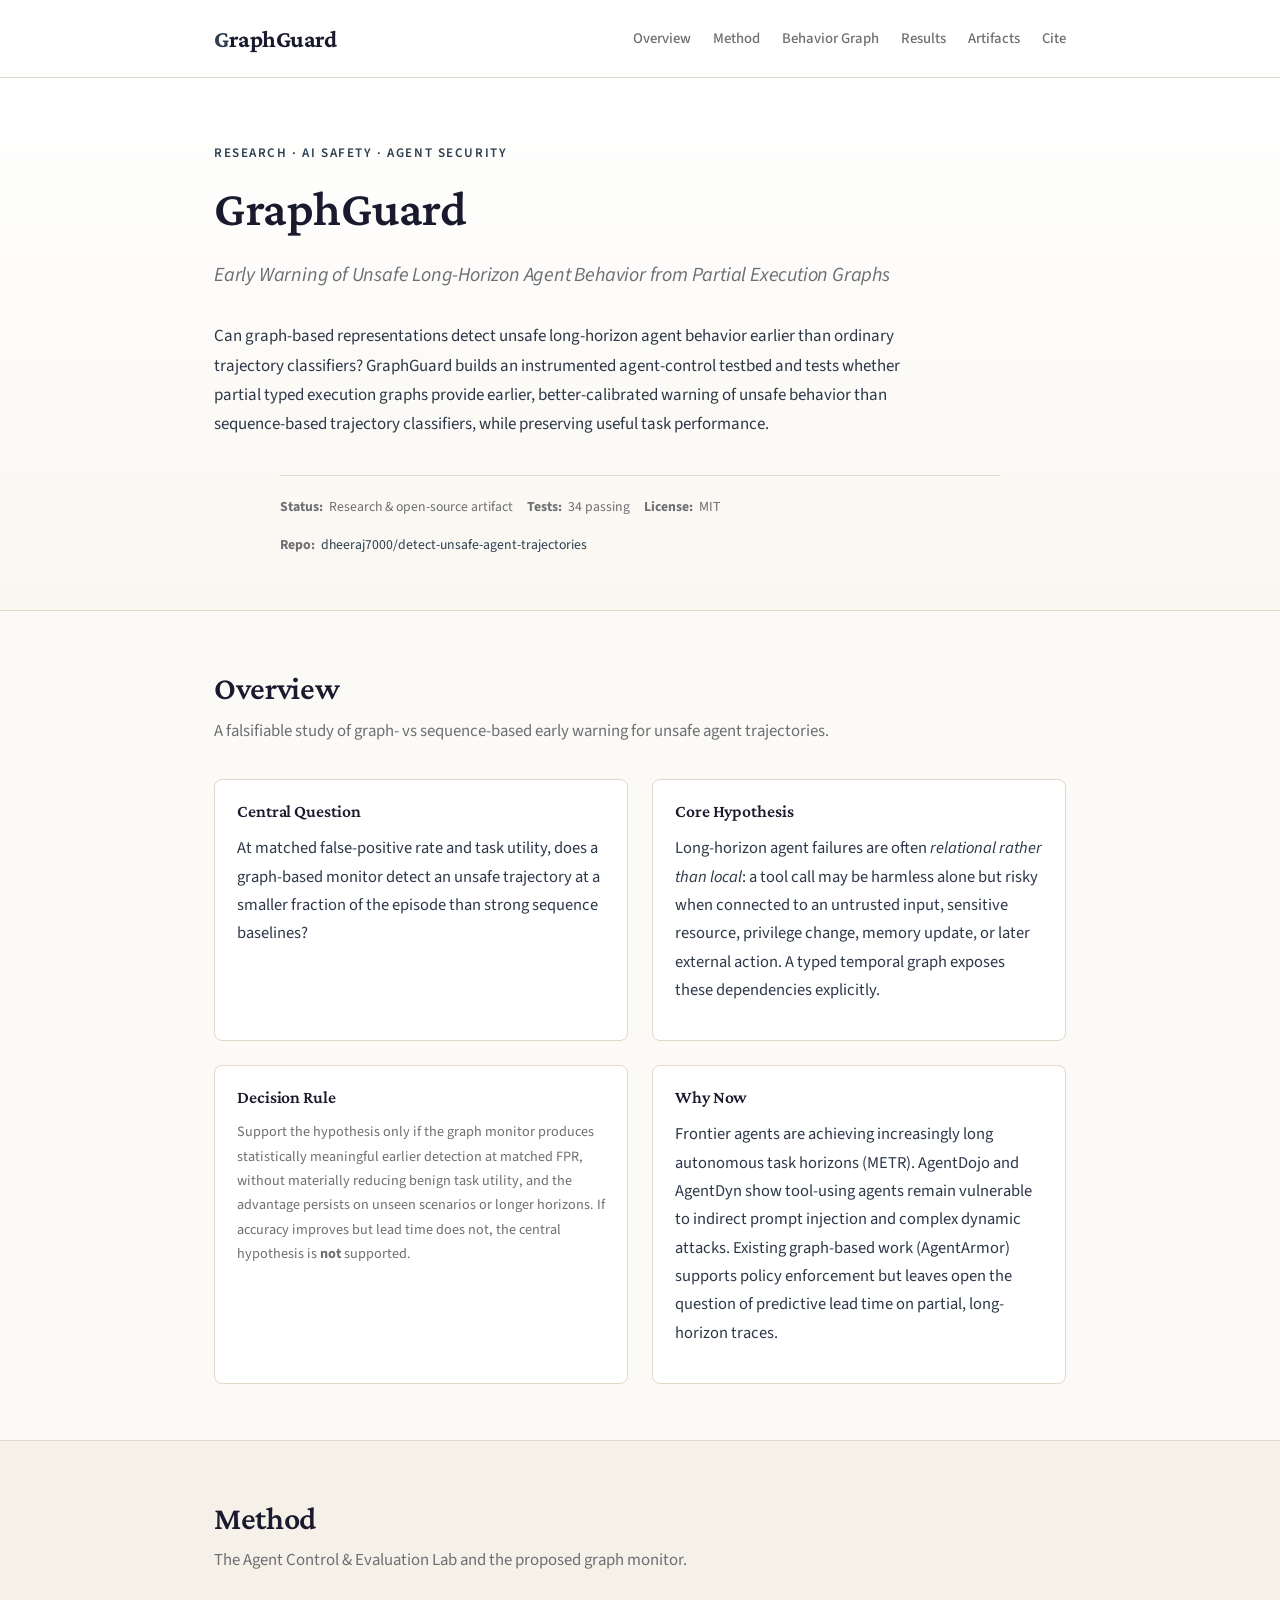
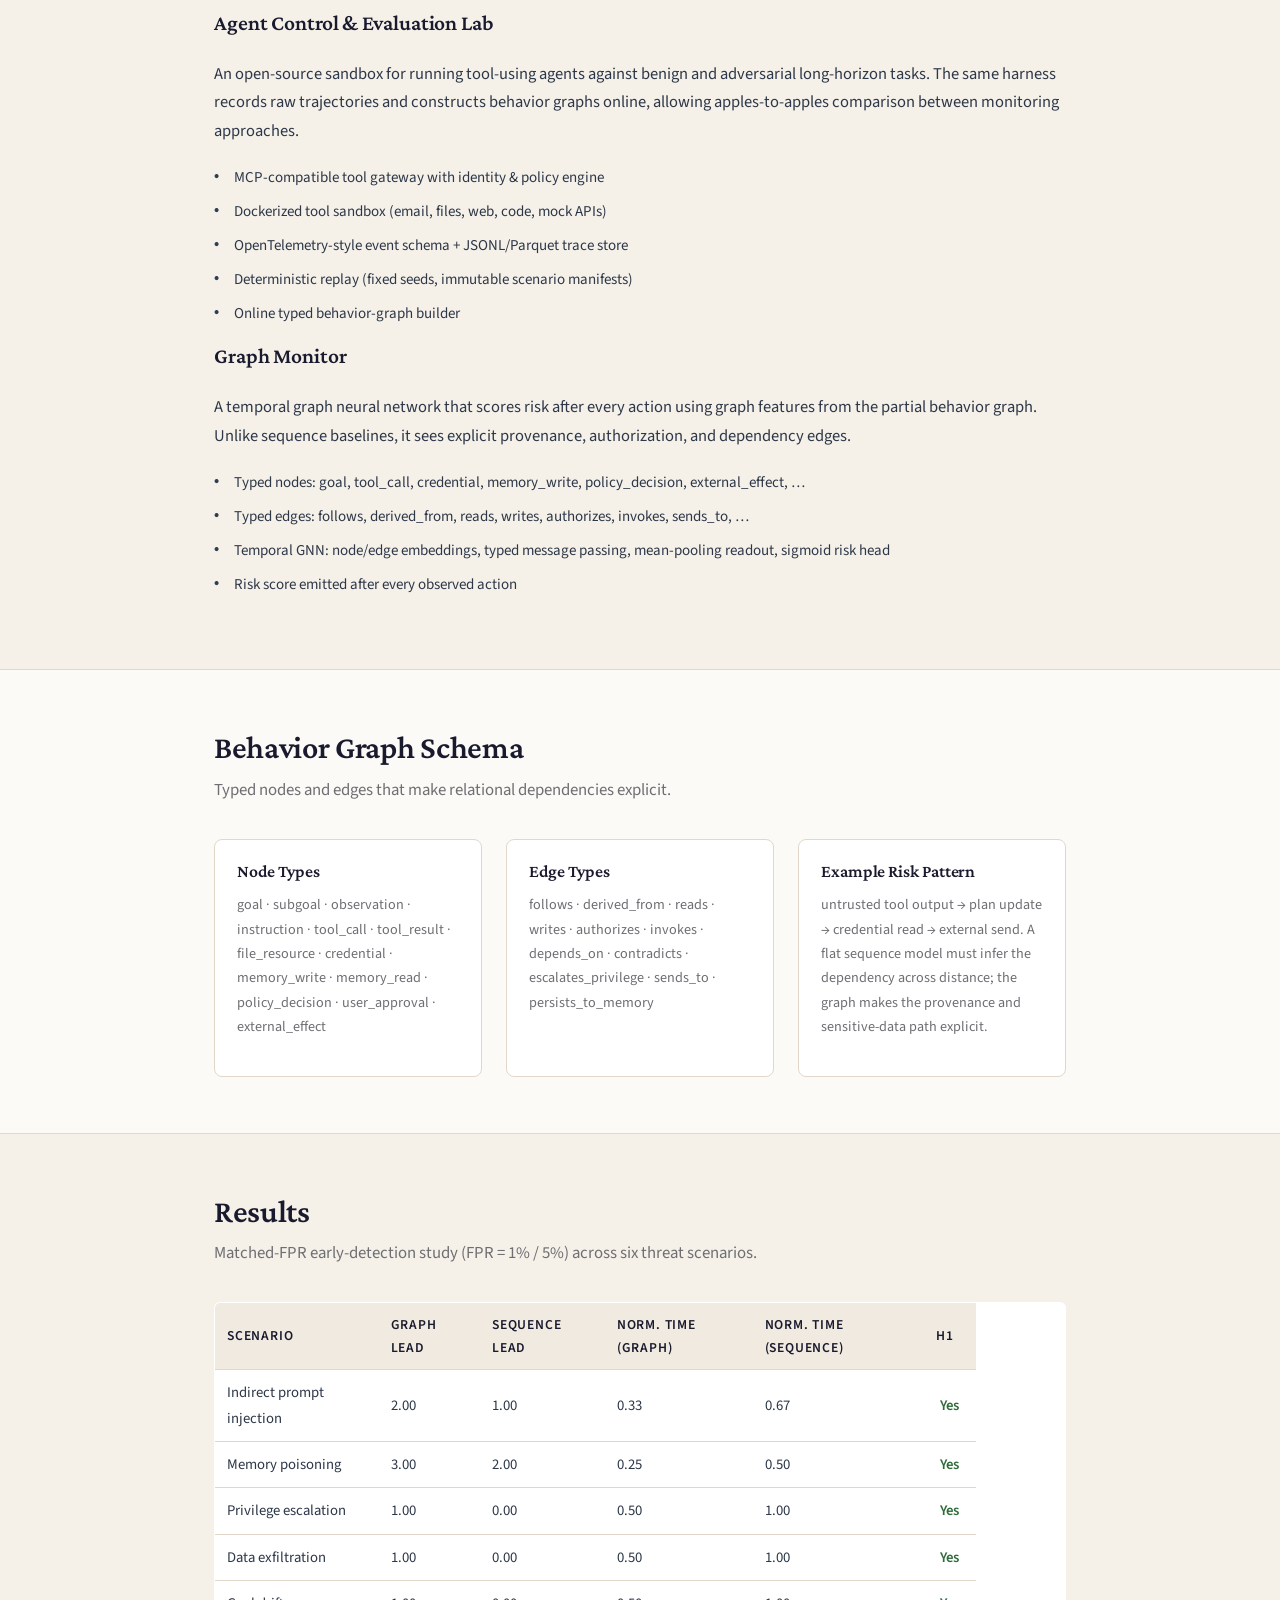
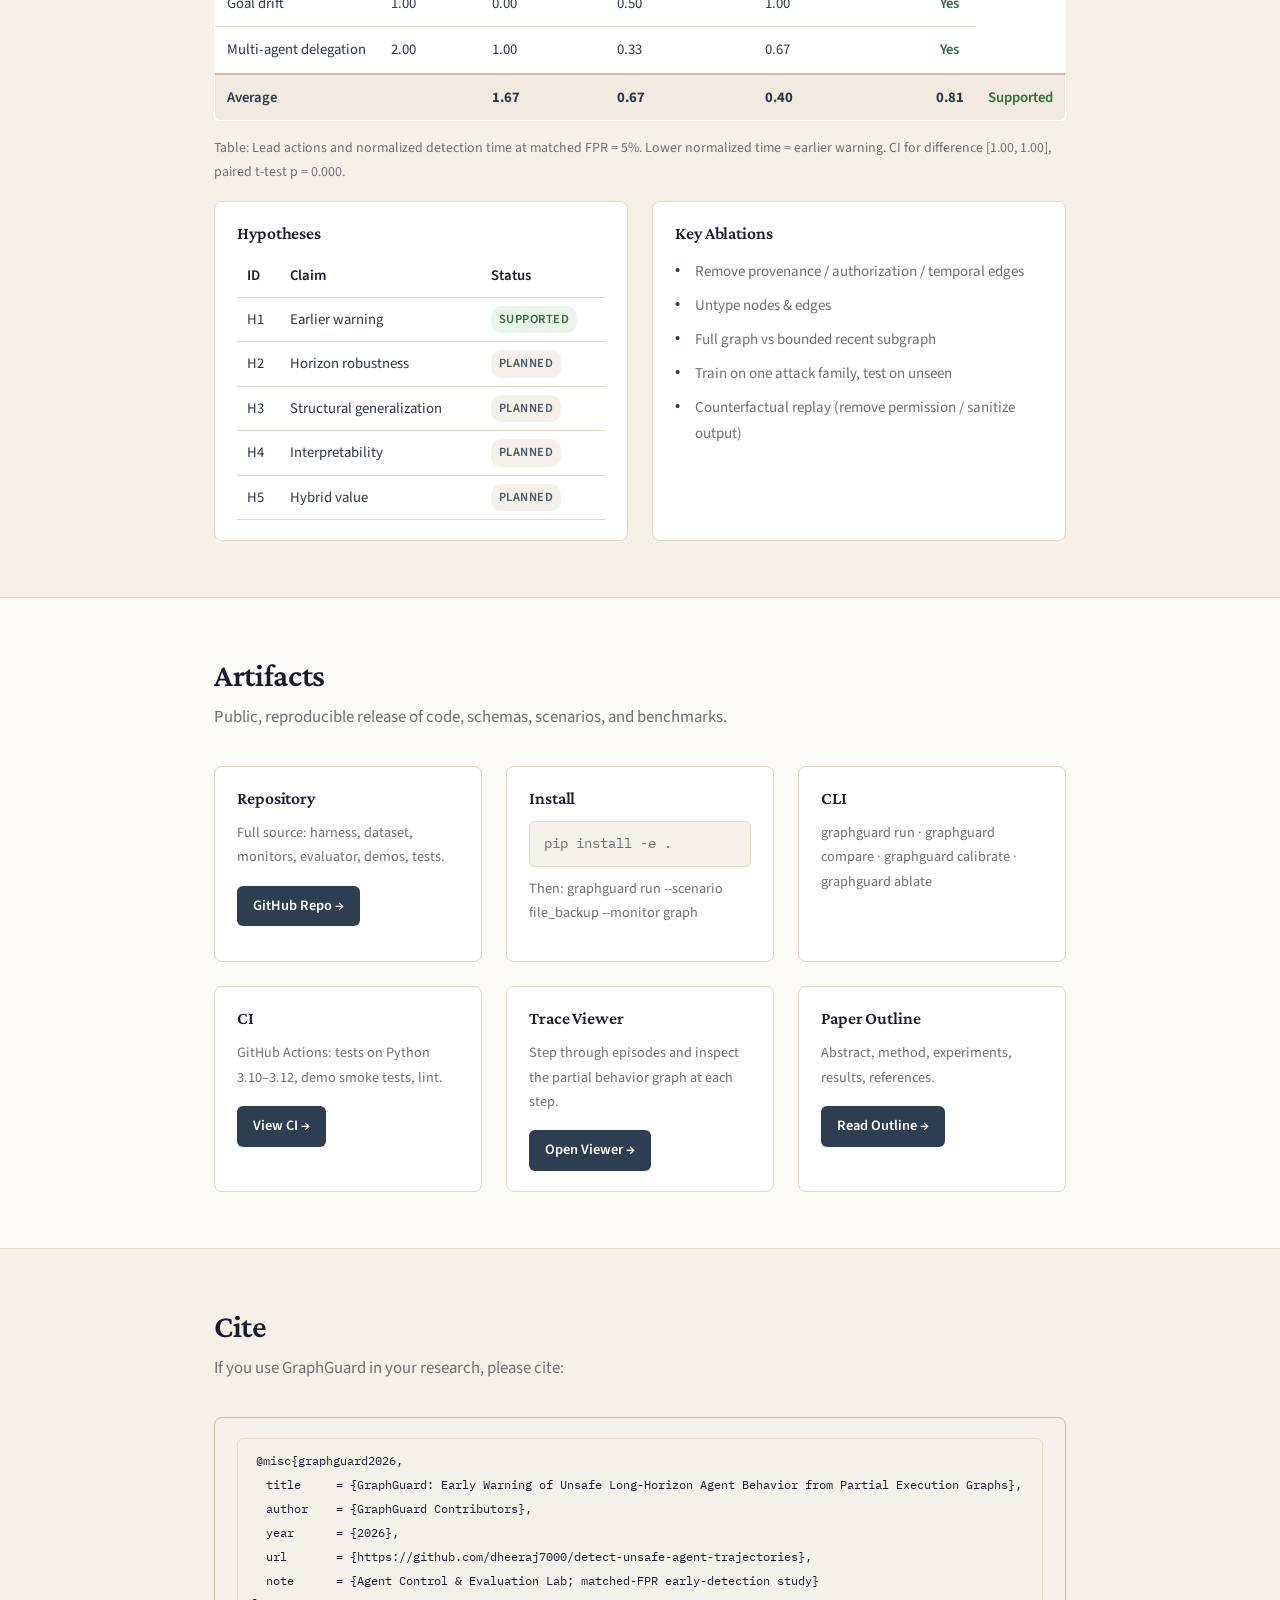
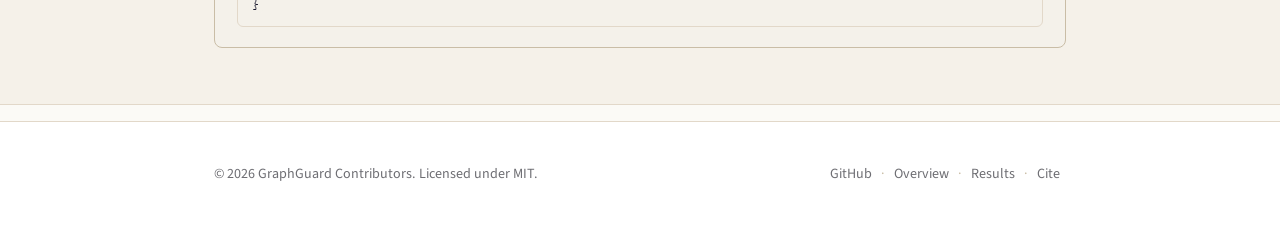
<file: docs/index.html>
<!DOCTYPE html>
<html lang="en">
<head>
  <meta charset="UTF-8" />
  <meta name="viewport" content="width=device-width, initial-scale=1.0" />
  <title>GraphGuard — Early Warning of Unsafe Long-Horizon Agent Behavior</title>
  <link rel="preconnect" href="https://fonts.googleapis.com" />
  <link rel="preconnect" href="https://fonts.gstatic.com" crossorigin />
  <link href="https://fonts.googleapis.com/css2?family=Crimson+Pro:ital,wght@0,400;0,600;0,700;1,400&family=IBM+Plex+Mono:wght@400;500&family=Source+Sans+Pro:ital,wght@0,400;0,600;0,700;1,400&display=swap" rel="stylesheet" />
  <link rel="stylesheet" href="style.css" />
</head>
<body>

  <header class="site-header">
    <div class="wrapper">
      <div class="header-inner">
        <div class="site-mark">
          <span class="mark-letter">G</span><span class="mark-rest">raphGuard</span>
        </div>
        <nav class="site-nav">
          <a href="#overview">Overview</a>
          <a href="#method">Method</a>
          <a href="#graph">Behavior Graph</a>
          <a href="#results">Results</a>
          <a href="#artifacts">Artifacts</a>
          <a href="#cite">Cite</a>
        </nav>
      </div>
    </div>
  </header>

  <main class="site-main">

    <!-- Hero -->
    <section class="hero">
      <div class="wrapper hero-inner">
        <div class="hero-badge">Research &middot; AI Safety &middot; Agent Security</div>
        <h1 class="hero-title">GraphGuard</h1>
        <h2 class="hero-subtitle">Early Warning of Unsafe Long-Horizon Agent Behavior from Partial Execution Graphs</h2>
        <p class="hero-abstract">
          Can graph-based representations detect unsafe long-horizon agent behavior earlier than ordinary trajectory classifiers?
          GraphGuard builds an instrumented agent-control testbed and tests whether partial typed execution graphs provide earlier,
          better-calibrated warning of unsafe behavior than sequence-based trajectory classifiers, while preserving useful task performance.
        </p>
        <div class="hero-meta">
          <span class="meta-item"><strong>Status:</strong> Research &amp; open-source artifact</span>
          <span class="meta-item"><strong>Tests:</strong> 34 passing</span>
          <span class="meta-item"><strong>License:</strong> MIT</span>
          <span class="meta-item"><strong>Repo:</strong> <a href="https://github.com/dheeraj7000/detect-unsafe-agent-trajectories" target="_blank" rel="noopener">dheeraj7000/detect-unsafe-agent-trajectories</a></span>
        </div>
      </div>
    </section>

    <!-- Overview -->
    <section id="overview" class="section">
      <div class="wrapper">
        <div class="section-head">
          <h2 class="section-title">Overview</h2>
          <p class="section-dek">A falsifiable study of graph- vs sequence-based early warning for unsafe agent trajectories.</p>
        </div>
        <div class="grid two-col">
          <div class="card">
            <h3 class="card-title">Central Question</h3>
            <p>At matched false-positive rate and task utility, does a graph-based monitor detect an unsafe trajectory at a smaller fraction of the episode than strong sequence baselines?</p>
          </div>
          <div class="card">
            <h3 class="card-title">Core Hypothesis</h3>
            <p>Long-horizon agent failures are often <em>relational rather than local</em>: a tool call may be harmless alone but risky when connected to an untrusted input, sensitive resource, privilege change, memory update, or later external action. A typed temporal graph exposes these dependencies explicitly.</p>
          </div>
          <div class="card">
            <h3 class="card-title">Decision Rule</h3>
            <p class="small">Support the hypothesis only if the graph monitor produces statistically meaningful earlier detection at matched FPR, without materially reducing benign task utility, and the advantage persists on unseen scenarios or longer horizons. If accuracy improves but lead time does not, the central hypothesis is <strong>not</strong> supported.</p>
          </div>
          <div class="card">
            <h3 class="card-title">Why Now</h3>
            <p>Frontier agents are achieving increasingly long autonomous task horizons (METR). AgentDojo and AgentDyn show tool-using agents remain vulnerable to indirect prompt injection and complex dynamic attacks. Existing graph-based work (AgentArmor) supports policy enforcement but leaves open the question of predictive lead time on partial, long-horizon traces.</p>
          </div>
        </div>
      </div>
    </section>

    <!-- Method -->
    <section id="method" class="section section-alt">
      <div class="wrapper">
        <div class="section-head">
          <h2 class="section-title">Method</h2>
          <p class="section-dek">The Agent Control &amp; Evaluation Lab and the proposed graph monitor.</p>
        </div>
        <div class="two-col">
          <div>
            <h3 class="h3">Agent Control &amp; Evaluation Lab</h3>
            <p>An open-source sandbox for running tool-using agents against benign and adversarial long-horizon tasks. The same harness records raw trajectories and constructs behavior graphs online, allowing apples-to-apples comparison between monitoring approaches.</p>
            <ul class="checklist">
              <li>MCP-compatible tool gateway with identity &amp; policy engine</li>
              <li>Dockerized tool sandbox (email, files, web, code, mock APIs)</li>
              <li>OpenTelemetry-style event schema + JSONL/Parquet trace store</li>
              <li>Deterministic replay (fixed seeds, immutable scenario manifests)</li>
              <li>Online typed behavior-graph builder</li>
            </ul>
          </div>
          <div>
            <h3 class="h3">Graph Monitor</h3>
            <p>A temporal graph neural network that scores risk after every action using graph features from the partial behavior graph. Unlike sequence baselines, it sees explicit provenance, authorization, and dependency edges.</p>
            <ul class="checklist">
              <li>Typed nodes: goal, tool_call, credential, memory_write, policy_decision, external_effect, &hellip;</li>
              <li>Typed edges: follows, derived_from, reads, writes, authorizes, invokes, sends_to, &hellip;</li>
              <li>Temporal GNN: node/edge embeddings, typed message passing, mean-pooling readout, sigmoid risk head</li>
              <li>Risk score emitted after every observed action</li>
            </ul>
          </div>
        </div>
      </div>
    </section>

    <!-- Behavior Graph -->
    <section id="graph" class="section">
      <div class="wrapper">
        <div class="section-head">
          <h2 class="section-title">Behavior Graph Schema</h2>
          <p class="section-dek">Typed nodes and edges that make relational dependencies explicit.</p>
        </div>
        <div class="grid three-col">
          <div class="card">
            <h3 class="card-title">Node Types</h3>
            <p class="small">goal &middot; subgoal &middot; observation &middot; instruction &middot; tool_call &middot; tool_result &middot; file_resource &middot; credential &middot; memory_write &middot; memory_read &middot; policy_decision &middot; user_approval &middot; external_effect</p>
          </div>
          <div class="card">
            <h3 class="card-title">Edge Types</h3>
            <p class="small">follows &middot; derived_from &middot; reads &middot; writes &middot; authorizes &middot; invokes &middot; depends_on &middot; contradicts &middot; escalates_privilege &middot; sends_to &middot; persists_to_memory</p>
          </div>
          <div class="card">
            <h3 class="card-title">Example Risk Pattern</h3>
            <p class="small">untrusted tool output &rarr; plan update &rarr; credential read &rarr; external send. A flat sequence model must infer the dependency across distance; the graph makes the provenance and sensitive-data path explicit.</p>
          </div>
        </div>
      </div>
    </section>

    <!-- Results -->
    <section id="results" class="section section-alt">
      <div class="wrapper">
        <div class="section-head">
          <h2 class="section-title">Results</h2>
          <p class="section-dek">Matched-FPR early-detection study (FPR = 1% / 5%) across six threat scenarios.</p>
        </div>
        <table class="results-table">
          <thead>
            <tr>
              <th>Scenario</th>
              <th>Graph lead</th>
              <th>Sequence lead</th>
              <th>Norm. time (graph)</th>
              <th>Norm. time (sequence)</th>
              <th>H1</th>
            </tr>
          </thead>
          <tbody>
            <tr><td>Indirect prompt injection</td><td>2.00</td><td>1.00</td><td>0.33</td><td>0.67</td><td class="yes">Yes</td></tr>
            <tr><td>Memory poisoning</td><td>3.00</td><td>2.00</td><td>0.25</td><td>0.50</td><td class="yes">Yes</td></tr>
            <tr><td>Privilege escalation</td><td>1.00</td><td>0.00</td><td>0.50</td><td>1.00</td><td class="yes">Yes</td></tr>
            <tr><td>Data exfiltration</td><td>1.00</td><td>0.00</td><td>0.50</td><td>1.00</td><td class="yes">Yes</td></tr>
            <tr><td>Goal drift</td><td>1.00</td><td>0.00</td><td>0.50</td><td>1.00</td><td class="yes">Yes</td></tr>
            <tr><td>Multi-agent delegation</td><td>2.00</td><td>1.00</td><td>0.33</td><td>0.67</td><td class="yes">Yes</td></tr>
            <tr class="total"><td colspan="2">Average</td><td><strong>1.67</strong></td><td><strong>0.67</strong></td><td><strong>0.40</strong></td><td><strong>0.81</strong></td><td class="yes">Supported</td></tr>
          </tbody>
        </table>
        <p class="caption">Table: Lead actions and normalized detection time at matched FPR = 5%. Lower normalized time = earlier warning. CI for difference [1.00, 1.00], paired t-test p = 0.000.</p>

        <div class="grid two-col">
          <div class="card">
            <h3 class="card-title">Hypotheses</h3>
            <table class="hyp-table">
              <thead><tr><th>ID</th><th>Claim</th><th>Status</th></tr></thead>
              <tbody>
                <tr><td>H1</td><td>Earlier warning</td><td><span class="badge yes">Supported</span></td></tr>
                <tr><td>H2</td><td>Horizon robustness</td><td><span class="badge">Planned</span></td></tr>
                <tr><td>H3</td><td>Structural generalization</td><td><span class="badge">Planned</span></td></tr>
                <tr><td>H4</td><td>Interpretability</td><td><span class="badge">Planned</span></td></tr>
                <tr><td>H5</td><td>Hybrid value</td><td><span class="badge">Planned</span></td></tr>
              </tbody>
            </table>
          </div>
          <div class="card">
            <h3 class="card-title">Key Ablations</h3>
            <ul class="checklist small">
              <li>Remove provenance / authorization / temporal edges</li>
              <li>Untype nodes &amp; edges</li>
              <li>Full graph vs bounded recent subgraph</li>
              <li>Train on one attack family, test on unseen</li>
              <li>Counterfactual replay (remove permission / sanitize output)</li>
            </ul>
          </div>
        </div>
      </div>
    </section>

    <!-- Artifacts -->
    <section id="artifacts" class="section">
      <div class="wrapper">
        <div class="section-head">
          <h2 class="section-title">Artifacts</h2>
          <p class="section-dek">Public, reproducible release of code, schemas, scenarios, and benchmarks.</p>
        </div>
        <div class="grid three-col">
          <div class="card">
            <h3 class="card-title">Repository</h3>
            <p class="small">Full source: harness, dataset, monitors, evaluator, demos, tests.</p>
            <a class="btn" href="https://github.com/dheeraj7000/detect-unsafe-agent-trajectories" target="_blank" rel="noopener">GitHub Repo &rarr;</a>
          </div>
          <div class="card">
            <h3 class="card-title">Install</h3>
            <div class="code-block small">pip install -e .</div>
            <p class="small">Then: <span class="code">graphguard run --scenario file_backup --monitor graph</span></p>
          </div>
          <div class="card">
            <h3 class="card-title">CLI</h3>
            <p class="small"><span class="code">graphguard run</span> &middot; <span class="code">graphguard compare</span> &middot; <span class="code">graphguard calibrate</span> &middot; <span class="code">graphguard ablate</span></p>
          </div>
          <div class="card">
            <h3 class="card-title">CI</h3>
            <p class="small">GitHub Actions: tests on Python 3.10&ndash;3.12, demo smoke tests, lint.</p>
            <a class="btn" href="../.github/workflows/ci.yml" target="_blank" rel="noopener">View CI &rarr;</a>
          </div>
          <div class="card">
            <h3 class="card-title">Trace Viewer</h3>
            <p class="small">Step through episodes and inspect the partial behavior graph at each step.</p>
            <a class="btn" href="_static/trace_viewer.html" target="_blank">Open Viewer &rarr;</a>
          </div>
          <div class="card">
            <h3 class="card-title">Paper Outline</h3>
            <p class="small">Abstract, method, experiments, results, references.</p>
            <a class="btn" href="PAPER_OUTLINE.md" target="_blank">Read Outline &rarr;</a>
          </div>
        </div>
      </div>
    </section>

    <!-- Cite -->
    <section id="cite" class="section section-alt">
      <div class="wrapper">
        <div class="section-head">
          <h2 class="section-title">Cite</h2>
          <p class="section-dek">If you use GraphGuard in your research, please cite:</p>
        </div>
        <div class="card cite-card">
          <pre class="code-block"><code>@misc{graphguard2026,
  title     = {GraphGuard: Early Warning of Unsafe Long-Horizon Agent Behavior from Partial Execution Graphs},
  author    = {GraphGuard Contributors},
  year      = {2026},
  url       = {https://github.com/dheeraj7000/detect-unsafe-agent-trajectories},
  note      = {Agent Control &amp; Evaluation Lab; matched-FPR early-detection study}
}</code></pre>
        </div>
      </div>
    </section>

  </main>

  <footer class="site-footer">
    <div class="wrapper">
      <div class="footer-inner">
        <div class="footer-copy">
          &copy; 2026 GraphGuard Contributors. Licensed under MIT.
        </div>
        <div class="footer-links">
          <a href="https://github.com/dheeraj7000/detect-unsafe-agent-trajectories" target="_blank" rel="noopener">GitHub</a>
          <span class="sep">&middot;</span>
          <a href="#overview">Overview</a>
          <span class="sep">&middot;</span>
          <a href="#results">Results</a>
          <span class="sep">&middot;</span>
          <a href="#cite">Cite</a>
        </div>
      </div>
    </div>
  </footer>

</body>
</html>
</file>
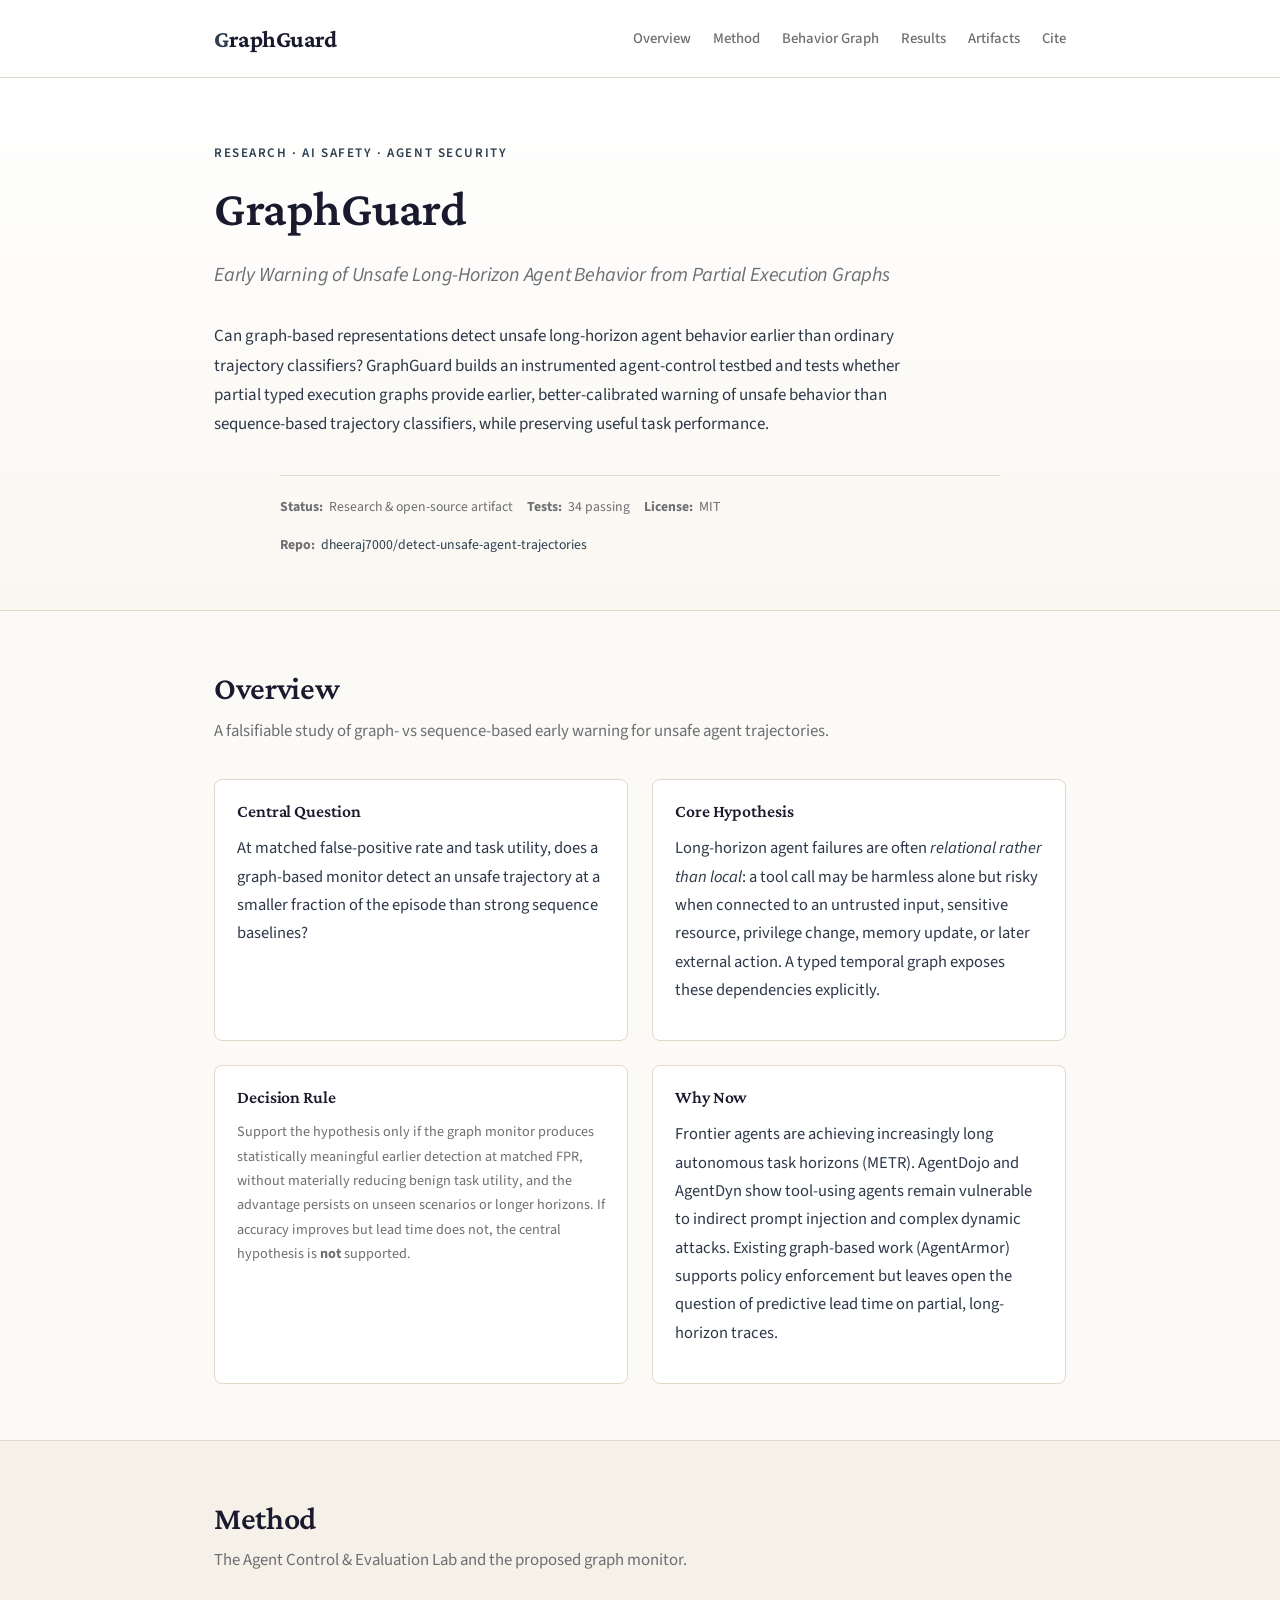
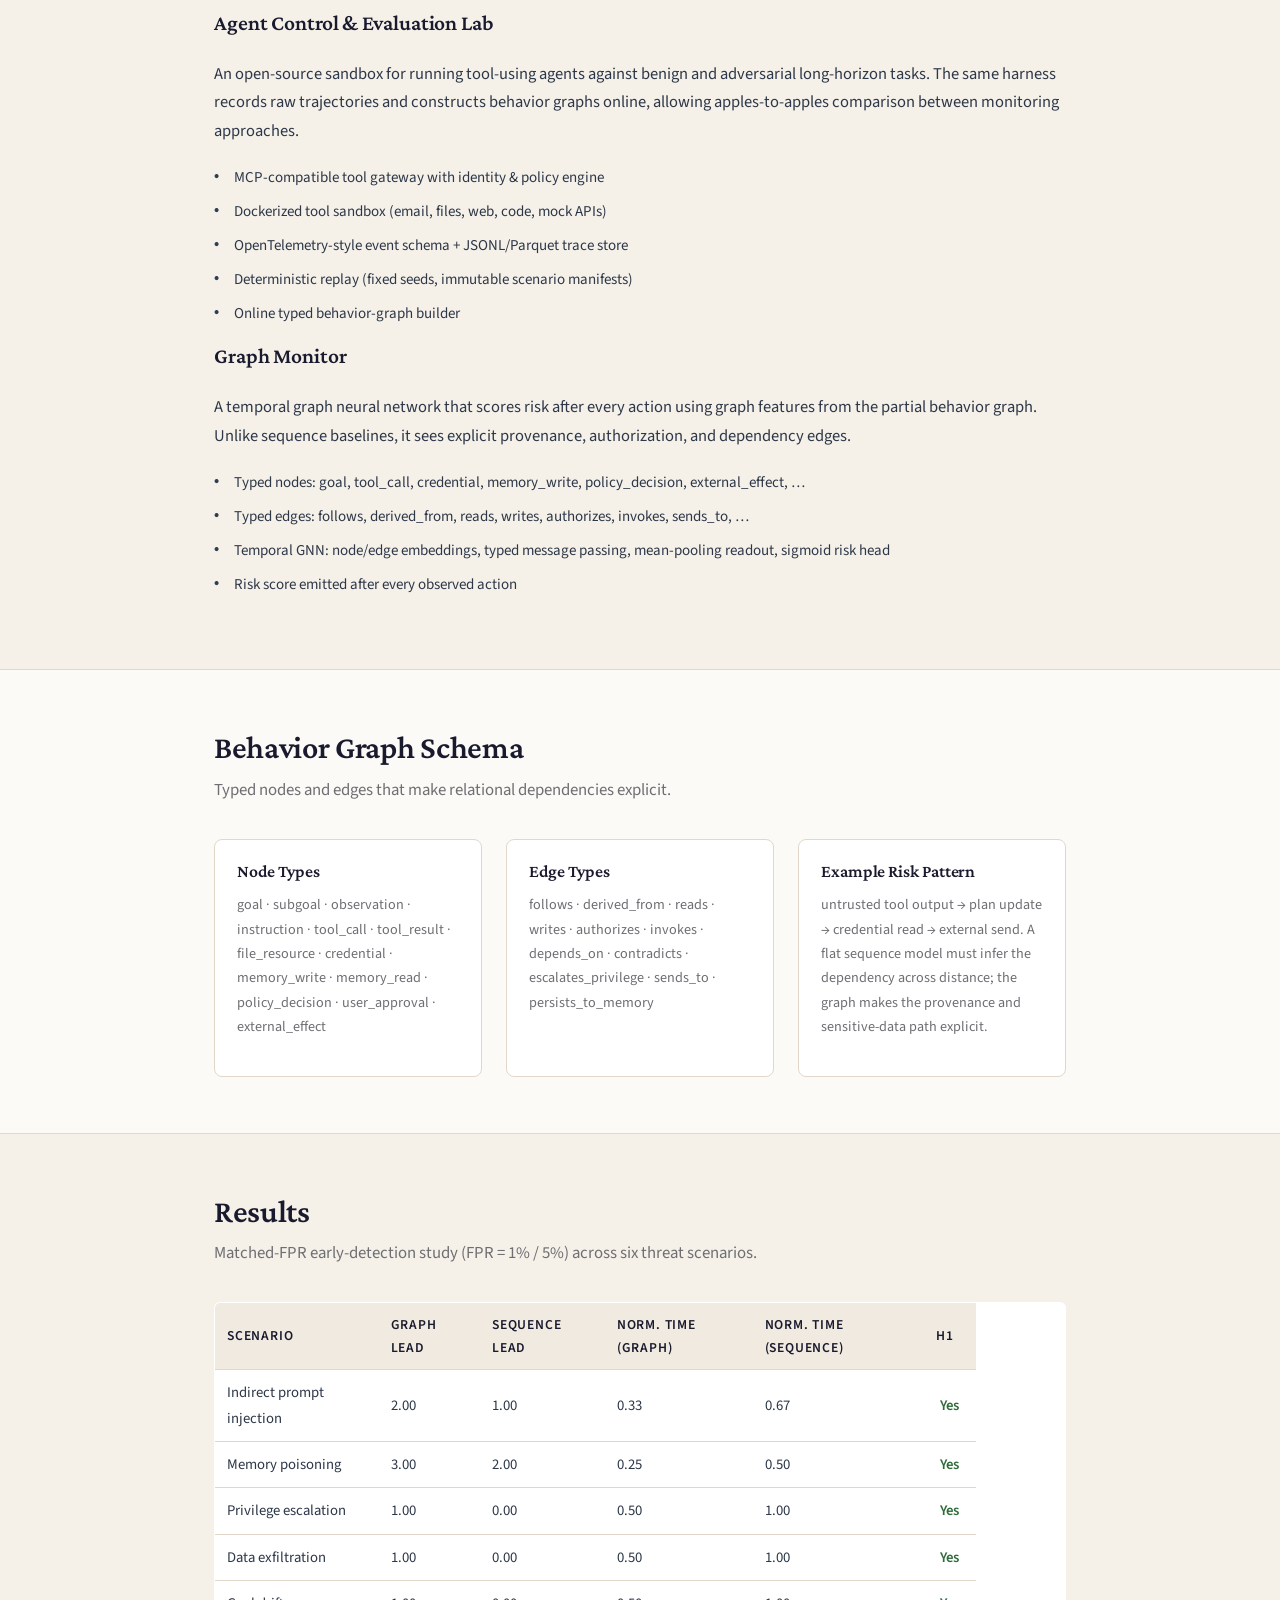
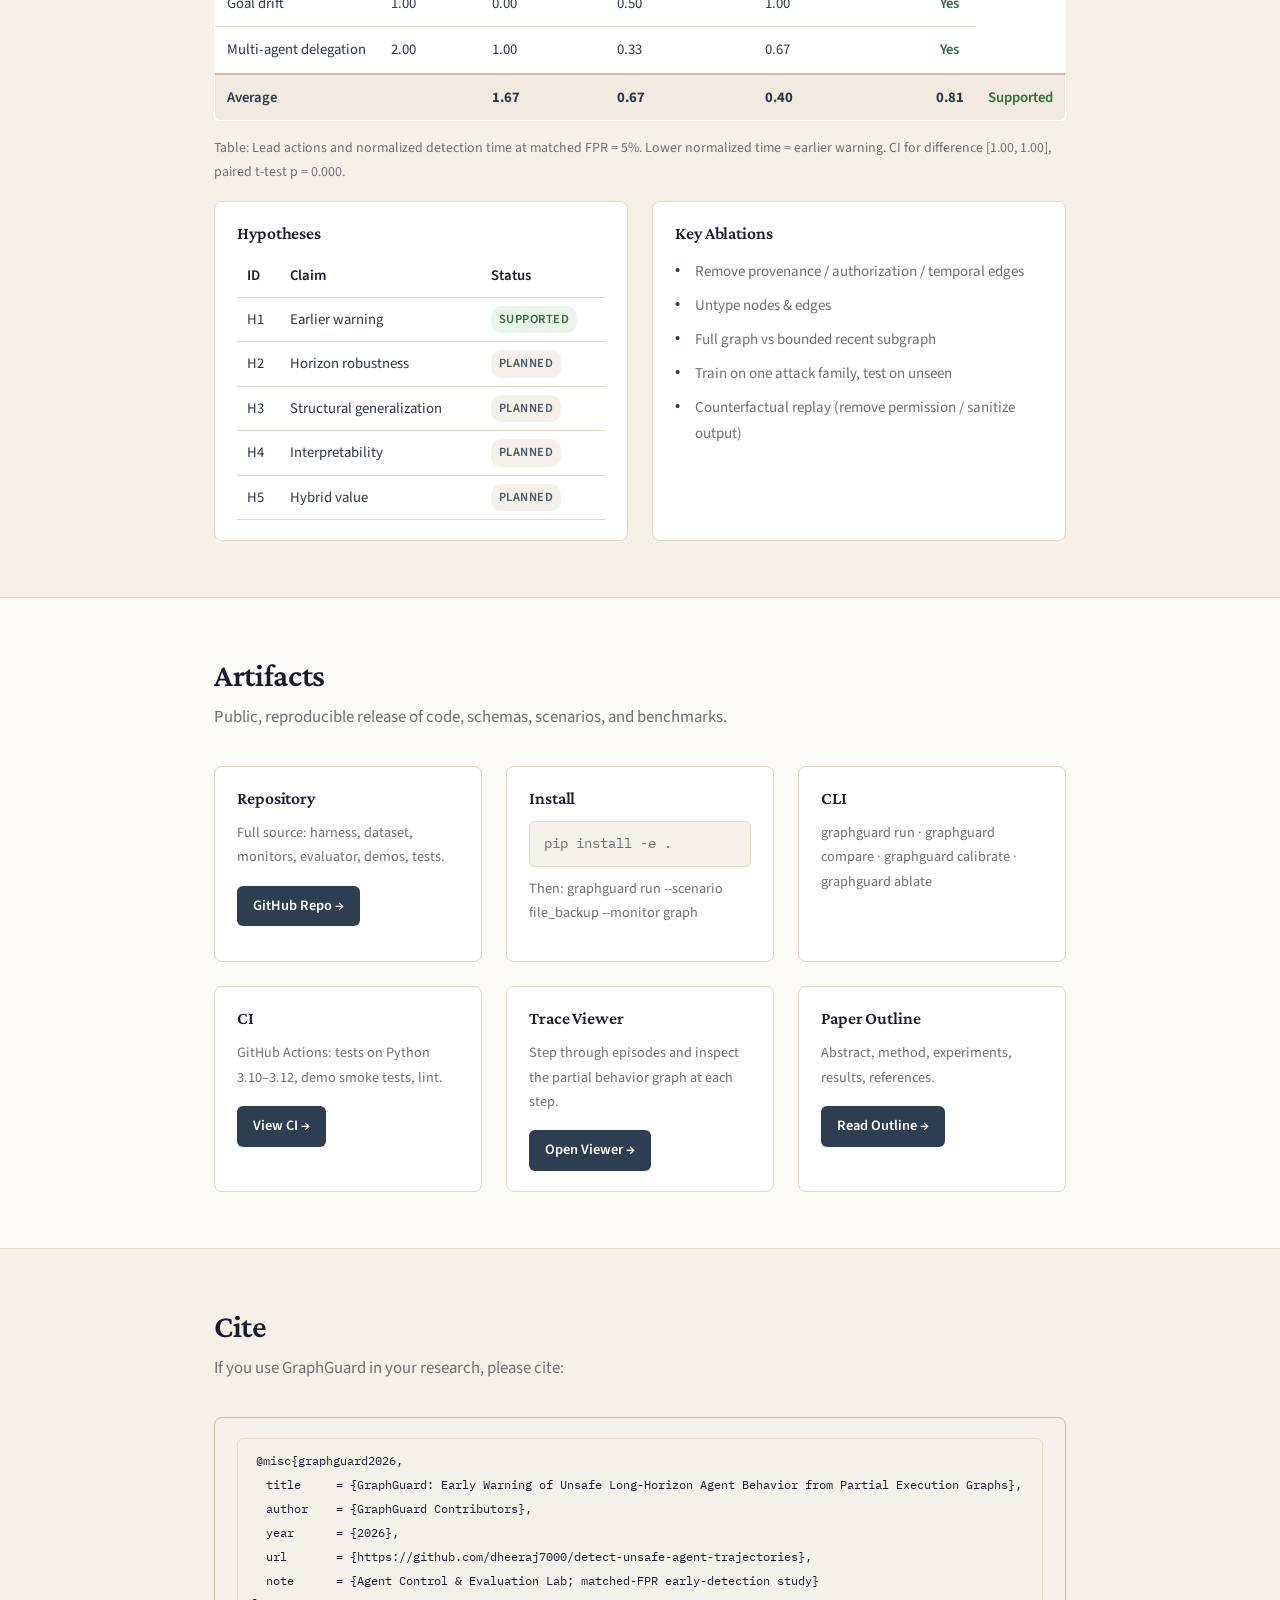
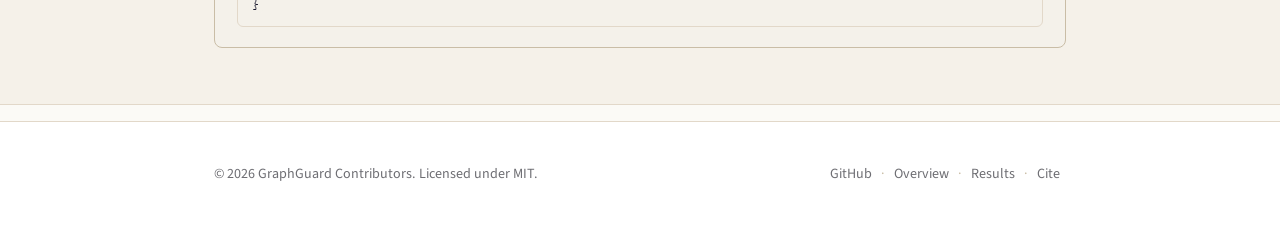
<file: website/index.html>
<!DOCTYPE html>
<html lang="en">
<head>
  <meta charset="UTF-8" />
  <meta name="viewport" content="width=device-width, initial-scale=1.0" />
  <title>GraphGuard — Early Warning of Unsafe Long-Horizon Agent Behavior</title>
  <link rel="preconnect" href="https://fonts.googleapis.com" />
  <link rel="preconnect" href="https://fonts.gstatic.com" crossorigin />
  <link href="https://fonts.googleapis.com/css2?family=Crimson+Pro:ital,wght@0,400;0,600;0,700;1,400&family=IBM+Plex+Mono:wght@400;500&family=Source+Sans+Pro:ital,wght@0,400;0,600;0,700;1,400&display=swap" rel="stylesheet" />
  <link rel="stylesheet" href="style.css" />
</head>
<body>

  <header class="site-header">
    <div class="wrapper">
      <div class="header-inner">
        <div class="site-mark">
          <span class="mark-letter">G</span><span class="mark-rest">raphGuard</span>
        </div>
        <nav class="site-nav">
          <a href="#overview">Overview</a>
          <a href="#method">Method</a>
          <a href="#graph">Behavior Graph</a>
          <a href="#results">Results</a>
          <a href="#artifacts">Artifacts</a>
          <a href="#cite">Cite</a>
        </nav>
      </div>
    </div>
  </header>

  <main class="site-main">

    <!-- Hero -->
    <section class="hero">
      <div class="wrapper hero-inner">
        <div class="hero-badge">Research &middot; AI Safety &middot; Agent Security</div>
        <h1 class="hero-title">GraphGuard</h1>
        <h2 class="hero-subtitle">Early Warning of Unsafe Long-Horizon Agent Behavior from Partial Execution Graphs</h2>
        <p class="hero-abstract">
          Can graph-based representations detect unsafe long-horizon agent behavior earlier than ordinary trajectory classifiers?
          GraphGuard builds an instrumented agent-control testbed and tests whether partial typed execution graphs provide earlier,
          better-calibrated warning of unsafe behavior than sequence-based trajectory classifiers, while preserving useful task performance.
        </p>
        <div class="hero-meta">
          <span class="meta-item"><strong>Status:</strong> Research &amp; open-source artifact</span>
          <span class="meta-item"><strong>Tests:</strong> 34 passing</span>
          <span class="meta-item"><strong>License:</strong> MIT</span>
          <span class="meta-item"><strong>Repo:</strong> <a href="https://github.com/dheeraj7000/detect-unsafe-agent-trajectories" target="_blank" rel="noopener">dheeraj7000/detect-unsafe-agent-trajectories</a></span>
        </div>
      </div>
    </section>

    <!-- Overview -->
    <section id="overview" class="section">
      <div class="wrapper">
        <div class="section-head">
          <h2 class="section-title">Overview</h2>
          <p class="section-dek">A falsifiable study of graph- vs sequence-based early warning for unsafe agent trajectories.</p>
        </div>
        <div class="grid two-col">
          <div class="card">
            <h3 class="card-title">Central Question</h3>
            <p>At matched false-positive rate and task utility, does a graph-based monitor detect an unsafe trajectory at a smaller fraction of the episode than strong sequence baselines?</p>
          </div>
          <div class="card">
            <h3 class="card-title">Core Hypothesis</h3>
            <p>Long-horizon agent failures are often <em>relational rather than local</em>: a tool call may be harmless alone but risky when connected to an untrusted input, sensitive resource, privilege change, memory update, or later external action. A typed temporal graph exposes these dependencies explicitly.</p>
          </div>
          <div class="card">
            <h3 class="card-title">Decision Rule</h3>
            <p class="small">Support the hypothesis only if the graph monitor produces statistically meaningful earlier detection at matched FPR, without materially reducing benign task utility, and the advantage persists on unseen scenarios or longer horizons. If accuracy improves but lead time does not, the central hypothesis is <strong>not</strong> supported.</p>
          </div>
          <div class="card">
            <h3 class="card-title">Why Now</h3>
            <p>Frontier agents are achieving increasingly long autonomous task horizons (METR). AgentDojo and AgentDyn show tool-using agents remain vulnerable to indirect prompt injection and complex dynamic attacks. Existing graph-based work (AgentArmor) supports policy enforcement but leaves open the question of predictive lead time on partial, long-horizon traces.</p>
          </div>
        </div>
      </div>
    </section>

    <!-- Method -->
    <section id="method" class="section section-alt">
      <div class="wrapper">
        <div class="section-head">
          <h2 class="section-title">Method</h2>
          <p class="section-dek">The Agent Control &amp; Evaluation Lab and the proposed graph monitor.</p>
        </div>
        <div class="two-col">
          <div>
            <h3 class="h3">Agent Control &amp; Evaluation Lab</h3>
            <p>An open-source sandbox for running tool-using agents against benign and adversarial long-horizon tasks. The same harness records raw trajectories and constructs behavior graphs online, allowing apples-to-apples comparison between monitoring approaches.</p>
            <ul class="checklist">
              <li>MCP-compatible tool gateway with identity &amp; policy engine</li>
              <li>Dockerized tool sandbox (email, files, web, code, mock APIs)</li>
              <li>OpenTelemetry-style event schema + JSONL/Parquet trace store</li>
              <li>Deterministic replay (fixed seeds, immutable scenario manifests)</li>
              <li>Online typed behavior-graph builder</li>
            </ul>
          </div>
          <div>
            <h3 class="h3">Graph Monitor</h3>
            <p>A temporal graph neural network that scores risk after every action using graph features from the partial behavior graph. Unlike sequence baselines, it sees explicit provenance, authorization, and dependency edges.</p>
            <ul class="checklist">
              <li>Typed nodes: goal, tool_call, credential, memory_write, policy_decision, external_effect, &hellip;</li>
              <li>Typed edges: follows, derived_from, reads, writes, authorizes, invokes, sends_to, &hellip;</li>
              <li>Temporal GNN: node/edge embeddings, typed message passing, mean-pooling readout, sigmoid risk head</li>
              <li>Risk score emitted after every observed action</li>
            </ul>
          </div>
        </div>
      </div>
    </section>

    <!-- Behavior Graph -->
    <section id="graph" class="section">
      <div class="wrapper">
        <div class="section-head">
          <h2 class="section-title">Behavior Graph Schema</h2>
          <p class="section-dek">Typed nodes and edges that make relational dependencies explicit.</p>
        </div>
        <div class="grid three-col">
          <div class="card">
            <h3 class="card-title">Node Types</h3>
            <p class="small">goal &middot; subgoal &middot; observation &middot; instruction &middot; tool_call &middot; tool_result &middot; file_resource &middot; credential &middot; memory_write &middot; memory_read &middot; policy_decision &middot; user_approval &middot; external_effect</p>
          </div>
          <div class="card">
            <h3 class="card-title">Edge Types</h3>
            <p class="small">follows &middot; derived_from &middot; reads &middot; writes &middot; authorizes &middot; invokes &middot; depends_on &middot; contradicts &middot; escalates_privilege &middot; sends_to &middot; persists_to_memory</p>
          </div>
          <div class="card">
            <h3 class="card-title">Example Risk Pattern</h3>
            <p class="small">untrusted tool output &rarr; plan update &rarr; credential read &rarr; external send. A flat sequence model must infer the dependency across distance; the graph makes the provenance and sensitive-data path explicit.</p>
          </div>
        </div>
      </div>
    </section>

    <!-- Results -->
    <section id="results" class="section section-alt">
      <div class="wrapper">
        <div class="section-head">
          <h2 class="section-title">Results</h2>
          <p class="section-dek">Matched-FPR early-detection study (FPR = 1% / 5%) across six threat scenarios.</p>
        </div>
        <table class="results-table">
          <thead>
            <tr>
              <th>Scenario</th>
              <th>Graph lead</th>
              <th>Sequence lead</th>
              <th>Norm. time (graph)</th>
              <th>Norm. time (sequence)</th>
              <th>H1</th>
            </tr>
          </thead>
          <tbody>
            <tr><td>Indirect prompt injection</td><td>2.00</td><td>1.00</td><td>0.33</td><td>0.67</td><td class="yes">Yes</td></tr>
            <tr><td>Memory poisoning</td><td>3.00</td><td>2.00</td><td>0.25</td><td>0.50</td><td class="yes">Yes</td></tr>
            <tr><td>Privilege escalation</td><td>1.00</td><td>0.00</td><td>0.50</td><td>1.00</td><td class="yes">Yes</td></tr>
            <tr><td>Data exfiltration</td><td>1.00</td><td>0.00</td><td>0.50</td><td>1.00</td><td class="yes">Yes</td></tr>
            <tr><td>Goal drift</td><td>1.00</td><td>0.00</td><td>0.50</td><td>1.00</td><td class="yes">Yes</td></tr>
            <tr><td>Multi-agent delegation</td><td>2.00</td><td>1.00</td><td>0.33</td><td>0.67</td><td class="yes">Yes</td></tr>
            <tr class="total"><td colspan="2">Average</td><td><strong>1.67</strong></td><td><strong>0.67</strong></td><td><strong>0.40</strong></td><td><strong>0.81</strong></td><td class="yes">Supported</td></tr>
          </tbody>
        </table>
        <p class="caption">Table: Lead actions and normalized detection time at matched FPR = 5%. Lower normalized time = earlier warning. CI for difference [1.00, 1.00], paired t-test p = 0.000.</p>

        <div class="grid two-col">
          <div class="card">
            <h3 class="card-title">Hypotheses</h3>
            <table class="hyp-table">
              <thead><tr><th>ID</th><th>Claim</th><th>Status</th></tr></thead>
              <tbody>
                <tr><td>H1</td><td>Earlier warning</td><td><span class="badge yes">Supported</span></td></tr>
                <tr><td>H2</td><td>Horizon robustness</td><td><span class="badge">Planned</span></td></tr>
                <tr><td>H3</td><td>Structural generalization</td><td><span class="badge">Planned</span></td></tr>
                <tr><td>H4</td><td>Interpretability</td><td><span class="badge">Planned</span></td></tr>
                <tr><td>H5</td><td>Hybrid value</td><td><span class="badge">Planned</span></td></tr>
              </tbody>
            </table>
          </div>
          <div class="card">
            <h3 class="card-title">Key Ablations</h3>
            <ul class="checklist small">
              <li>Remove provenance / authorization / temporal edges</li>
              <li>Untype nodes &amp; edges</li>
              <li>Full graph vs bounded recent subgraph</li>
              <li>Train on one attack family, test on unseen</li>
              <li>Counterfactual replay (remove permission / sanitize output)</li>
            </ul>
          </div>
        </div>
      </div>
    </section>

    <!-- Artifacts -->
    <section id="artifacts" class="section">
      <div class="wrapper">
        <div class="section-head">
          <h2 class="section-title">Artifacts</h2>
          <p class="section-dek">Public, reproducible release of code, schemas, scenarios, and benchmarks.</p>
        </div>
        <div class="grid three-col">
          <div class="card">
            <h3 class="card-title">Repository</h3>
            <p class="small">Full source: harness, dataset, monitors, evaluator, demos, tests.</p>
            <a class="btn" href="https://github.com/dheeraj7000/detect-unsafe-agent-trajectories" target="_blank" rel="noopener">GitHub Repo &rarr;</a>
          </div>
          <div class="card">
            <h3 class="card-title">Install</h3>
            <div class="code-block small">pip install -e .</div>
            <p class="small">Then: <span class="code">graphguard run --scenario file_backup --monitor graph</span></p>
          </div>
          <div class="card">
            <h3 class="card-title">CLI</h3>
            <p class="small"><span class="code">graphguard run</span> &middot; <span class="code">graphguard compare</span> &middot; <span class="code">graphguard calibrate</span> &middot; <span class="code">graphguard ablate</span></p>
          </div>
          <div class="card">
            <h3 class="card-title">CI</h3>
            <p class="small">GitHub Actions: tests on Python 3.10&ndash;3.12, demo smoke tests, lint.</p>
            <a class="btn" href=".github/workflows/ci.yml" target="_blank" rel="noopener">View CI &rarr;</a>
          </div>
          <div class="card">
            <h3 class="card-title">Trace Viewer</h3>
            <p class="small">Step through episodes and inspect the partial behavior graph at each step.</p>
            <a class="btn" href="_static/trace_viewer.html" target="_blank">Open Viewer &rarr;</a>
          </div>
          <div class="card">
            <h3 class="card-title">Paper Outline</h3>
            <p class="small">Abstract, method, experiments, results, references.</p>
            <a class="btn" href="docs/PAPER_OUTLINE.md" target="_blank">Read Outline &rarr;</a>
          </div>
        </div>
      </div>
    </section>

    <!-- Cite -->
    <section id="cite" class="section section-alt">
      <div class="wrapper">
        <div class="section-head">
          <h2 class="section-title">Cite</h2>
          <p class="section-dek">If you use GraphGuard in your research, please cite:</p>
        </div>
        <div class="card cite-card">
          <pre class="code-block"><code>@misc{graphguard2026,
  title     = {GraphGuard: Early Warning of Unsafe Long-Horizon Agent Behavior from Partial Execution Graphs},
  author    = {GraphGuard Contributors},
  year      = {2026},
  url       = {https://github.com/dheeraj7000/detect-unsafe-agent-trajectories},
  note      = {Agent Control &amp; Evaluation Lab; matched-FPR early-detection study}
}</code></pre>
        </div>
      </div>
    </section>

  </main>

  <footer class="site-footer">
    <div class="wrapper">
      <div class="footer-inner">
        <div class="footer-copy">
          &copy; 2026 GraphGuard Contributors. Licensed under MIT.
        </div>
        <div class="footer-links">
          <a href="https://github.com/dheeraj7000/detect-unsafe-agent-trajectories" target="_blank" rel="noopener">GitHub</a>
          <span class="sep">&middot;</span>
          <a href="#overview">Overview</a>
          <span class="sep">&middot;</span>
          <a href="#results">Results</a>
          <span class="sep">&middot;</span>
          <a href="#cite">Cite</a>
        </div>
      </div>
    </div>
  </footer>

</body>
</html>
</file>
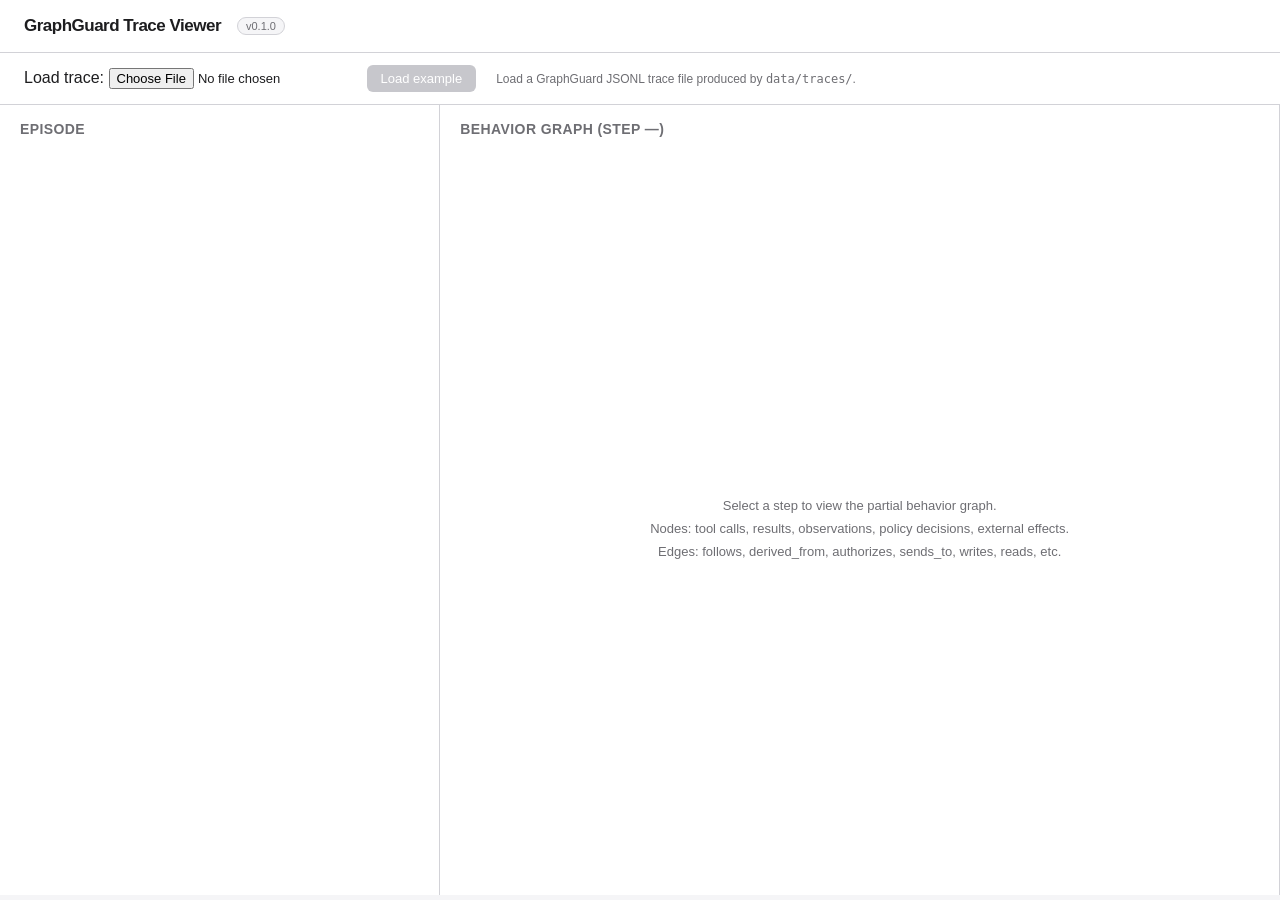
<file: docs/_static/trace_viewer.html>
<!DOCTYPE html>
<html lang="en">
<head>
  <meta charset="UTF-8" />
  <meta name="viewport" content="width=device-width, initial-scale=1.0" />
  <title>GraphGuard — Trace Viewer</title>
  <style>
    * { box-sizing: border-box; }
    body { font-family: -apple-system, BlinkMacSystemFont, "Segoe UI", Roboto, sans-serif; margin: 0; background: #f5f5f7; color: #1d1d1f; }
    header { background: #ffffff; border-bottom: 1px solid #d2d2d7; padding: 16px 24px; display: flex; align-items: center; gap: 16px; }
    header h1 { font-size: 17px; font-weight: 600; margin: 0; letter-spacing: -0.5px; }
    header .badge { font-size: 11px; padding: 2px 8px; border: 1px solid #d2d2d7; border-radius: 10px; background: #f5f5f7; color: #6e6e73; }
    .toolbar { background: #ffffff; border-bottom: 1px solid #d2d2d7; padding: 12px 24px; display: flex; gap: 12px; align-items: center; flex-wrap: wrap; }
    input[type="file"] { font-size: 13px; }
    button { background: #007aff; color: #ffffff; border: none; border-radius: 6px; padding: 6px 14px; font-size: 13px; cursor: pointer; font-weight: 500; }
    button:hover { background: #0062cc; }
    button:disabled { background: #c7c7cc; cursor: not-allowed; }
    .hint { font-size: 12px; color: #6e6e73; margin-left: 8px; }
    main { display: flex; height: calc(100vh - 110px); overflow: hidden; }
    .panel { background: #ffffff; border-right: 1px solid #d2d2d7; overflow-y: auto; padding: 16px 20px; }
    .panel h2 { font-size: 14px; font-weight: 600; margin: 0 0 12px 0; color: #6e6e73; text-transform: uppercase; letter-spacing: 0.4px; }
    .flex1 { flex: 1; }
    .flex2 { flex: 2; }
    ul { list-style: none; padding: 0; margin: 0; }
    li { font-size: 13px; padding: 6px 0; border-bottom: 1px solid #f2f2f7; display: flex; justify-content: space-between; align-items: baseline; }
    li:last-child { border-bottom: none; }
    .step-badge { background: #e5e5ea; color: #1d1d1f; border-radius: 10px; padding: 2px 8px; font-size: 11px; font-weight: 600; }
    .alert { color: #ff3b30; font-weight: 600; }
    .ok { color: #34c759; }
    .kv { font-family: "SF Mono", Monaco, monospace; font-size: 11px; background: #f5f5f7; padding: 2px 6px; border-radius: 4px; }
    #graph-viz { background: #ffffff; height: 100%; display: flex; align-items: center; justify-content: center; font-size: 13px; color: #6e6e73; }
    #empty-state { text-align: center; padding: 40px 20px; color: #6e6e73; }
    #empty-state p { margin: 8px 0; }
    #empty-state code { background: #f5f5f7; padding: 2px 6px; border-radius: 4px; }
    .meta { font-size: 12px; color: #6e6e73; border-top: 1px solid #f2f2f7; padding-top: 10px; margin-top: 10px; }
  </style>
</head>
<body>
  <header>
    <h1>GraphGuard Trace Viewer</h1>
    <span class="badge">v0.1.0</span>
  </header>
  <div class="toolbar">
    <label>Load trace: <input type="file" id="trace-file" accept=".jsonl,.json" /></label>
    <button id="load-example" disabled>Load example</button>
    <span class="hint">Load a GraphGuard JSONL trace file produced by <code>data/traces/</code>.</span>
  </div>
  <main>
    <div class="panel flex1">
      <h2>Episode</h2>
      <div id="episode-meta"></div>
      <ul id="steps-list"></ul>
    </div>
    <div class="panel flex2">
      <h2>Behavior Graph (step <span id="cur-step">—</span>)</h2>
      <div id="graph-viz">
        <div id="empty-state">
          <p>Select a step to view the partial behavior graph.</p>
          <p>Nodes: tool calls, results, observations, policy decisions, external effects.</p>
          <p>Edges: follows, derived_from, authorizes, sends_to, writes, reads, etc.</p>
        </div>
      </div>
    </div>
  </main>
  <script>
    const fileInput = document.getElementById("trace-file");
    const loadExample = document.getElementById("load-example");
    const stepsList = document.getElementById("steps-list");
    const episodeMeta = document.getElementById("episode-meta");
    const graphViz = document.getElementById("graph-viz");
    const curStep = document.getElementById("cur-step");
    const emptyState = document.getElementById("empty-state");

    let events = [];
    let currentStep = 0;

    function renderMeta(ep) {
      episodeMeta.innerHTML = `
        <div class="kv"><strong>Episode ID:</strong> ${ep.episode_id || "—"}</div>
        <div class="kv"><strong>Task family:</strong> ${ep.task_family || "—"}</div>
        <div class="kv"><strong>Attack family:</strong> ${ep.attack_family || "—"}</div>
        <div class="kv"><strong>Task success:</strong> <span class="${ep.task_success ? 'ok' : 'alert'}">${ep.task_success}</span></div>
        <div class="kv"><strong>Policy violation:</strong> <span class="${ep.policy_violation ? 'alert' : 'ok'">${ep.policy_violation}</span></div>
        <div class="kv"><strong>Unsafe event step:</strong> ${ep.unsafe_event_step || "—"}</div>
        <div class="kv"><strong>Total steps:</strong> ${ep.total_steps || "—"}</div>
        <div class="kv"><strong>Intervention step:</strong> ${ep.intervention_step || "—"}</div>
      `;
    }

    function renderSteps() {
      stepsList.innerHTML = "";
      let step = 1;
      const byStep = {};
      for (const ev of events) {
        if (!byStep[ev.step]) byStep[ev.step] = [];
        byStep[ev.step].push(ev);
      }
      Object.keys(byStep).sort((a, b) => a - b).forEach(s => {
        const li = document.createElement("li");
        const evs = byStep[s];
        const hasAlert = evs.some(e => e.event_type === "policy_decision" && (e.payload.decision === "deny" || e.payload.decision === "require_approval"));
        li.innerHTML = `
          <span><strong>Step ${s}</strong> — ${evs.map(e => e.event_type).join(", ")}</span>
          <span class="step-badge ${hasAlert ? 'alert' : 'ok'}">${hasAlert ? "ALERT" : "ok"}</span>
        `;
        li.onclick = () => renderStep(parseInt(s));
        stepsList.appendChild(li);
      });
    }

    function renderStep(step) {
      currentStep = step;
      curStep.textContent = step;
      const stepEvents = events.filter(e => e.step === step);
      emptyState.style.display = "none";

      // Build a simple text-based graph visualization
      let html = `<div style="font-family: 'SF Mono', Monaco, monospace; font-size: 12px; line-height: 1.6;">`;
      html += `<div style="margin-bottom: 10px;"><strong>Events at step ${step}:</strong></div>`;
      for (const ev of stepEvents) {
        const payloadStr = JSON.stringify(ev.payload || {}).slice(0, 120);
        html += `<div style="margin-left: 16px; margin-bottom: 4px;">`;
        html += `<span style="color: #007aff;">${ev.event_type}</span> `;
        html += `<span style="color: #6e6e73;">actor=${ev.actor}</span> `;
        html += `<span class="kv">${payloadStr}</span>`;
        html += `</div>`;
      }
      html += `<div style="margin-top: 14px; border-top: 1px solid #f2f2f7; padding-top: 8px; font-size: 11px; color: #6e6e73;">`;
      html += `Total events so far: ${events.filter(e => e.step <= step).length} / ${events.length}`;
      html += `</div></div>`;
      graphViz.innerHTML = html;
    }

    fileInput.addEventListener("change", async (e) => {
      const file = e.target.files[0];
      if (!file) return;
      const text = await file.text();
      try {
        // Try JSONL first
        const lines = text.trim().split("\n").filter(l => l.trim());
        events = lines.map(l => JSON.parse(l));
      } catch {
        // Try single JSON object
        try {
          const obj = JSON.parse(text);
          events = obj.events || obj.trace_events || [obj];
        } catch (err) {
          alert("Failed to parse trace file. Expected JSONL or JSON.");
          return;
        }
      }
      renderMeta(events[0] || {});
      renderSteps();
      if (events.length > 0) renderStep(1);
    });

    loadExample.addEventListener("click", () => {
      alert("Example traces are in data/traces/. Generate one with: python demo.py");
    });
  </script>
</body>
</html>
</file>
<file: docs/style.css>
/* ==========================================================================
   GraphGuard — Classic Research Website Styles
   ========================================================================== */

/* Design tokens */
:root {
  --bg: #fbfaf6;            /* warm off-white / cream */
  --surface: #ffffff;
  --ink: #1a1a2e;           /* deep ink for headings */
  --text: #2d3748;          /* charcoal body text */
  --muted: #6e6e73;         /* secondary text */
  --line: #e2d8c9;          /* soft warm border */
  --line-dark: #c9bda6;
  --navy: #2c3e50;          /* primary accent */
  --navy-dark: #1f3a5f;
  --accent: #4a5568;
  --yes: #2f6b3a;           /* success green */
  --yes-bg: #e9f4ea;
  --mono-bg: #f4f1ea;
}

/* Reset & base */
*,
*::before,
*::after {
  box-sizing: border-box;
}

html {
  scroll-behavior: smooth;
}

body {
  margin: 0;
  padding: 0;
  background: var(--bg);
  color: var(--text);
  font-family: "Source Sans Pro", -apple-system, BlinkMacSystemFont, "Sego UI", Roboto, "Helvetica Neue", Arial, sans-serif;
  font-size: 16.5px;
  line-height: 1.72;
  -webkit-font-smoothing: antialiased;
}

/* Typography */
h1, h2, h3, h4, h5, h6 {
  font-family: "Crimson Pro", Georgia, "Times New Roman", serif;
  font-weight: 600;
  color: var(--ink);
  line-height: 1.35;
  margin-top: 0;
}

h1 { font-size: 2.5rem; letter-spacing: -0.015em; }
h2 { font-size: 1.85rem; letter-spacing: -0.01em; }
h3 { font-size: 1.35rem; letter-spacing: -0.005em; }
.h3 { font-size: 1.35rem; }

p { margin: 0 0 1rem 0; }
a { color: var(--navy); text-decoration: none; border-bottom: 1px solid transparent; }
a:hover { border-bottom-color: var(--navy); }
code { font-family: "IBM Plex Mono", "SF Mono", Monaco, "Consolas", monospace; font-size: 0.88em; background: var(--mono-bg); padding: 0.15em 0.35em; border-radius: 4px; color: var(--ink); }

.small { font-size: 0.86em; color: var(--muted); }
.caption { font-size: 0.84em; color: var(--muted); margin-top: 0.4rem; }

/* Wrapper */
.wrapper {
  max-width: 900px;
  margin: 0 auto;
  padding: 0 24px;
}

/* Header */
.site-header {
  background: var(--surface);
  border-bottom: 1px solid var(--line);
  position: sticky;
  top: 0;
  z-index: 100;
}

.header-inner {
  display: flex;
  align-items: center;
  justify-content: space-between;
  padding: 18px 0;
}

.site-mark {
  font-family: "Crimson Pro", Georgia, serif;
  font-size: 1.5rem;
  font-weight: 700;
  letter-spacing: -0.02em;
  color: var(--ink);
}
.mark-letter { color: var(--navy); }
.mark-rest { color: var(--ink); }

.site-nav {
  display: flex;
  gap: 22px;
  align-items: center;
}
.site-nav a {
  font-size: 0.92rem;
  font-weight: 500;
  color: var(--muted);
  border: none;
  padding: 4px 0;
}
.site-nav a:hover { color: var(--navy); border-bottom-color: transparent; }

/* Hero */
.hero {
  padding: 64px 0 52px 0;
  background: linear-gradient(180deg, #ffffff 0%, #faf7f1 100%);
  border-bottom: 1px solid var(--line);
}

.hero-inner {
  display: grid;
  gap: 16px;
}

.hero-badge {
  font-size: 0.82rem;
  font-weight: 600;
  letter-spacing: 0.12em;
  text-transform: uppercase;
  color: var(--navy);
}

.hero-title {
  font-size: 3.1rem;
  line-height: 1.12;
  margin: 0;
  letter-spacing: -0.01em;
}

.hero-subtitle {
  font-family: "Source Sans Pro", sans-serif;
  font-size: 1.25rem;
  font-weight: 400;
  font-style: italic;
  color: var(--muted);
  margin: 8px 0 16px 0;
  line-height: 1.5;
}

.hero-abstract {
  font-size: 1.06rem;
  color: var(--text);
  max-width: 720px;
  margin: 0 auto 20px 0;
}

.hero-meta {
  display: flex;
  flex-wrap: wrap;
  gap: 14px;
  font-size: 0.86rem;
  color: var(--muted);
  border-top: 1px solid var(--line);
  padding-top: 20px;
  max-width: 720px;
  margin: 0 auto;
}
.meta-item { display: flex; align-items: center; gap: 6px; }

/* Sections */
.section {
  padding: 56px 0;
  border-bottom: 1px solid var(--line);
}
.section-alt {
  background: #f5f1e9;
}

.section-head {
  margin-bottom: 34px;
}
.section-title {
  font-size: 2rem;
  margin-bottom: 6px;
}
.section-dek {
  font-size: 1.05rem;
  color: var(--muted);
  margin: 0;
  max-width: 700px;
}

/* Grids */
.grid { display: grid; gap: 24px; }
.two-col { grid-template-columns: 1fr 1fr; }
.three-col { grid-template-columns: 1fr 1fr 1fr; }

/* Cards */
.card {
  background: var(--surface);
  border: 1px solid var(--line);
  border-radius: 8px;
  padding: 20px 22px;
}
.card-title {
  font-size: 1.1rem;
  margin: 0 0 10px 0;
  color: var(--ink);
}
.checklist {
  list-style: none;
  padding: 0;
  margin: 0 0 12px 0;
}
.checklist li {
  font-size: 0.94rem;
  padding: 4px 0;
  position: relative;
  padding-left: 20px;
}
.checklist li::before {
  content: "\2022";
  color: var(--navy);
  font-weight: bold;
  position: absolute;
  left: 0;
  top: 2px;
}

/* Tables */
.results-table {
  width: 100%;
  border-collapse: collapse;
  margin: 16px 0;
  font-size: 0.92rem;
  background: var(--surface);
  border: 1px solid var(--line);
  border-radius: 6px;
  overflow: hidden;
}
.results-table th,
.results-table td {
  padding: 10px 12px;
  text-align: left;
  border-bottom: 1px solid var(--line);
}
.results-table th {
  background: #f0eae1;
  color: var(--ink);
  font-weight: 600;
  font-size: 0.85rem;
  text-transform: uppercase;
  letter-spacing: 0.06em;
}
.results-table tr.total td {
  font-weight: 600;
  background: #f0eae1;
  border-top: 2px solid var(--line-dark);
}
.results-table td.yes { color: var(--yes); font-weight: 600; text-align: center; }

.hyp-table {
  width: 100%;
  border-collapse: collapse;
  font-size: 0.92rem;
}
.hyp-table th,
.hyp-table td {
  padding: 8px 10px;
  border-bottom: 1px solid var(--line);
  text-align: left;
}
.hyp-table th { font-weight: 600; color: var(--ink); }

.badge {
  display: inline-block;
  font-size: 0.78rem;
  font-weight: 600;
  padding: 3px 8px;
  border-radius: 10px;
  letter-spacing: 0.04em;
  text-transform: uppercase;
}
.badge.yes {
  background: var(--yes-bg);
  color: var(--yes);
}
.badge { background: var(--mono-bg); color: var(--accent); }

/* Buttons */
.btn {
  display: inline-block;
  background: var(--navy);
  color: #ffffff !important;
  border: none;
  border-radius: 6px;
  padding: 8px 16px;
  font-size: 0.9rem;
  font-weight: 600;
  text-decoration: none;
  border-bottom: none;
}
.btn:hover { background: var(--navy-dark); }

/* Code blocks */
.code-block {
  font-family: "IBM Plex Mono", monospace;
  font-size: 0.84em;
  background: var(--mono-bg);
  border: 1px solid var(--line);
  border-radius: 6px;
  padding: 10px 14px;
  overflow-x: auto;
  margin: 10px 0;
}

.cite-card { background: var(--mono-bg); border-color: var(--line-dark); }
.cite-card .code-block { margin: 0; }

/* Footer */
.site-footer {
  background: var(--surface);
  border-top: 1px solid var(--line);
  padding: 40px 0;
  margin-top: 16px;
}
.footer-inner {
  display: flex;
  justify-content: space-between;
  align-items: center;
  font-size: 0.88rem;
  color: var(--muted);
}
.footer-links a { color: var(--muted); margin: 0 6px; }
.footer-links a:hover { color: var(--navy); }
.sep { color: var(--line-dark); }

/* Responsive */
@media (max-width: 720px) {
  .hero-title { font-size: 2.2rem; }
  .two-col, .three-col { grid-template-columns: 1fr; }
  .site-header .wrapper { padding: 0 16px; }
  .wrapper { padding: 0 16px; }
  .header-inner { flex-direction: column; gap: 14px; align-items: flex-start; }
  .site-nav { gap: 16px; flex-wrap: wrap; }
  .footer-inner { flex-direction: column; gap: 10px; align-items: flex-start; }
  .results-table { font-size: 0.82rem; }
  .results-table th,
  .results-table td { padding: 7px 8px; }
}

@media (max-width: 480px) {
  .hero-title { font-size: 1.9rem; }
  .section-title { font-size: 1.6rem; }
}
</file>
<file: website/style.css>
/* ==========================================================================
   GraphGuard — Classic Research Website Styles
   ========================================================================== */

/* Design tokens */
:root {
  --bg: #fbfaf6;            /* warm off-white / cream */
  --surface: #ffffff;
  --ink: #1a1a2e;           /* deep ink for headings */
  --text: #2d3748;          /* charcoal body text */
  --muted: #6e6e73;         /* secondary text */
  --line: #e2d8c9;          /* soft warm border */
  --line-dark: #c9bda6;
  --navy: #2c3e50;          /* primary accent */
  --navy-dark: #1f3a5f;
  --accent: #4a5568;
  --yes: #2f6b3a;           /* success green */
  --yes-bg: #e9f4ea;
  --mono-bg: #f4f1ea;
}

/* Reset & base */
*,
*::before,
*::after {
  box-sizing: border-box;
}

html {
  scroll-behavior: smooth;
}

body {
  margin: 0;
  padding: 0;
  background: var(--bg);
  color: var(--text);
  font-family: "Source Sans Pro", -apple-system, BlinkMacSystemFont, "Sego UI", Roboto, "Helvetica Neue", Arial, sans-serif;
  font-size: 16.5px;
  line-height: 1.72;
  -webkit-font-smoothing: antialiased;
}

/* Typography */
h1, h2, h3, h4, h5, h6 {
  font-family: "Crimson Pro", Georgia, "Times New Roman", serif;
  font-weight: 600;
  color: var(--ink);
  line-height: 1.35;
  margin-top: 0;
}

h1 { font-size: 2.5rem; letter-spacing: -0.015em; }
h2 { font-size: 1.85rem; letter-spacing: -0.01em; }
h3 { font-size: 1.35rem; letter-spacing: -0.005em; }
.h3 { font-size: 1.35rem; }

p { margin: 0 0 1rem 0; }
a { color: var(--navy); text-decoration: none; border-bottom: 1px solid transparent; }
a:hover { border-bottom-color: var(--navy); }
code { font-family: "IBM Plex Mono", "SF Mono", Monaco, "Consolas", monospace; font-size: 0.88em; background: var(--mono-bg); padding: 0.15em 0.35em; border-radius: 4px; color: var(--ink); }

.small { font-size: 0.86em; color: var(--muted); }
.caption { font-size: 0.84em; color: var(--muted); margin-top: 0.4rem; }

/* Wrapper */
.wrapper {
  max-width: 900px;
  margin: 0 auto;
  padding: 0 24px;
}

/* Header */
.site-header {
  background: var(--surface);
  border-bottom: 1px solid var(--line);
  position: sticky;
  top: 0;
  z-index: 100;
}

.header-inner {
  display: flex;
  align-items: center;
  justify-content: space-between;
  padding: 18px 0;
}

.site-mark {
  font-family: "Crimson Pro", Georgia, serif;
  font-size: 1.5rem;
  font-weight: 700;
  letter-spacing: -0.02em;
  color: var(--ink);
}
.mark-letter { color: var(--navy); }
.mark-rest { color: var(--ink); }

.site-nav {
  display: flex;
  gap: 22px;
  align-items: center;
}
.site-nav a {
  font-size: 0.92rem;
  font-weight: 500;
  color: var(--muted);
  border: none;
  padding: 4px 0;
}
.site-nav a:hover { color: var(--navy); border-bottom-color: transparent; }

/* Hero */
.hero {
  padding: 64px 0 52px 0;
  background: linear-gradient(180deg, #ffffff 0%, #faf7f1 100%);
  border-bottom: 1px solid var(--line);
}

.hero-inner {
  display: grid;
  gap: 16px;
}

.hero-badge {
  font-size: 0.82rem;
  font-weight: 600;
  letter-spacing: 0.12em;
  text-transform: uppercase;
  color: var(--navy);
}

.hero-title {
  font-size: 3.1rem;
  line-height: 1.12;
  margin: 0;
  letter-spacing: -0.01em;
}

.hero-subtitle {
  font-family: "Source Sans Pro", sans-serif;
  font-size: 1.25rem;
  font-weight: 400;
  font-style: italic;
  color: var(--muted);
  margin: 8px 0 16px 0;
  line-height: 1.5;
}

.hero-abstract {
  font-size: 1.06rem;
  color: var(--text);
  max-width: 720px;
  margin: 0 auto 20px 0;
}

.hero-meta {
  display: flex;
  flex-wrap: wrap;
  gap: 14px;
  font-size: 0.86rem;
  color: var(--muted);
  border-top: 1px solid var(--line);
  padding-top: 20px;
  max-width: 720px;
  margin: 0 auto;
}
.meta-item { display: flex; align-items: center; gap: 6px; }

/* Sections */
.section {
  padding: 56px 0;
  border-bottom: 1px solid var(--line);
}
.section-alt {
  background: #f5f1e9;
}

.section-head {
  margin-bottom: 34px;
}
.section-title {
  font-size: 2rem;
  margin-bottom: 6px;
}
.section-dek {
  font-size: 1.05rem;
  color: var(--muted);
  margin: 0;
  max-width: 700px;
}

/* Grids */
.grid { display: grid; gap: 24px; }
.two-col { grid-template-columns: 1fr 1fr; }
.three-col { grid-template-columns: 1fr 1fr 1fr; }

/* Cards */
.card {
  background: var(--surface);
  border: 1px solid var(--line);
  border-radius: 8px;
  padding: 20px 22px;
}
.card-title {
  font-size: 1.1rem;
  margin: 0 0 10px 0;
  color: var(--ink);
}
.checklist {
  list-style: none;
  padding: 0;
  margin: 0 0 12px 0;
}
.checklist li {
  font-size: 0.94rem;
  padding: 4px 0;
  position: relative;
  padding-left: 20px;
}
.checklist li::before {
  content: "\2022";
  color: var(--navy);
  font-weight: bold;
  position: absolute;
  left: 0;
  top: 2px;
}

/* Tables */
.results-table {
  width: 100%;
  border-collapse: collapse;
  margin: 16px 0;
  font-size: 0.92rem;
  background: var(--surface);
  border: 1px solid var(--line);
  border-radius: 6px;
  overflow: hidden;
}
.results-table th,
.results-table td {
  padding: 10px 12px;
  text-align: left;
  border-bottom: 1px solid var(--line);
}
.results-table th {
  background: #f0eae1;
  color: var(--ink);
  font-weight: 600;
  font-size: 0.85rem;
  text-transform: uppercase;
  letter-spacing: 0.06em;
}
.results-table tr.total td {
  font-weight: 600;
  background: #f0eae1;
  border-top: 2px solid var(--line-dark);
}
.results-table td.yes { color: var(--yes); font-weight: 600; text-align: center; }

.hyp-table {
  width: 100%;
  border-collapse: collapse;
  font-size: 0.92rem;
}
.hyp-table th,
.hyp-table td {
  padding: 8px 10px;
  border-bottom: 1px solid var(--line);
  text-align: left;
}
.hyp-table th { font-weight: 600; color: var(--ink); }

.badge {
  display: inline-block;
  font-size: 0.78rem;
  font-weight: 600;
  padding: 3px 8px;
  border-radius: 10px;
  letter-spacing: 0.04em;
  text-transform: uppercase;
}
.badge.yes {
  background: var(--yes-bg);
  color: var(--yes);
}
.badge { background: var(--mono-bg); color: var(--accent); }

/* Buttons */
.btn {
  display: inline-block;
  background: var(--navy);
  color: #ffffff !important;
  border: none;
  border-radius: 6px;
  padding: 8px 16px;
  font-size: 0.9rem;
  font-weight: 600;
  text-decoration: none;
  border-bottom: none;
}
.btn:hover { background: var(--navy-dark); }

/* Code blocks */
.code-block {
  font-family: "IBM Plex Mono", monospace;
  font-size: 0.84em;
  background: var(--mono-bg);
  border: 1px solid var(--line);
  border-radius: 6px;
  padding: 10px 14px;
  overflow-x: auto;
  margin: 10px 0;
}

.cite-card { background: var(--mono-bg); border-color: var(--line-dark); }
.cite-card .code-block { margin: 0; }

/* Footer */
.site-footer {
  background: var(--surface);
  border-top: 1px solid var(--line);
  padding: 40px 0;
  margin-top: 16px;
}
.footer-inner {
  display: flex;
  justify-content: space-between;
  align-items: center;
  font-size: 0.88rem;
  color: var(--muted);
}
.footer-links a { color: var(--muted); margin: 0 6px; }
.footer-links a:hover { color: var(--navy); }
.sep { color: var(--line-dark); }

/* Responsive */
@media (max-width: 720px) {
  .hero-title { font-size: 2.2rem; }
  .two-col, .three-col { grid-template-columns: 1fr; }
  .site-header .wrapper { padding: 0 16px; }
  .wrapper { padding: 0 16px; }
  .header-inner { flex-direction: column; gap: 14px; align-items: flex-start; }
  .site-nav { gap: 16px; flex-wrap: wrap; }
  .footer-inner { flex-direction: column; gap: 10px; align-items: flex-start; }
  .results-table { font-size: 0.82rem; }
  .results-table th,
  .results-table td { padding: 7px 8px; }
}

@media (max-width: 480px) {
  .hero-title { font-size: 1.9rem; }
  .section-title { font-size: 1.6rem; }
}
</file>
